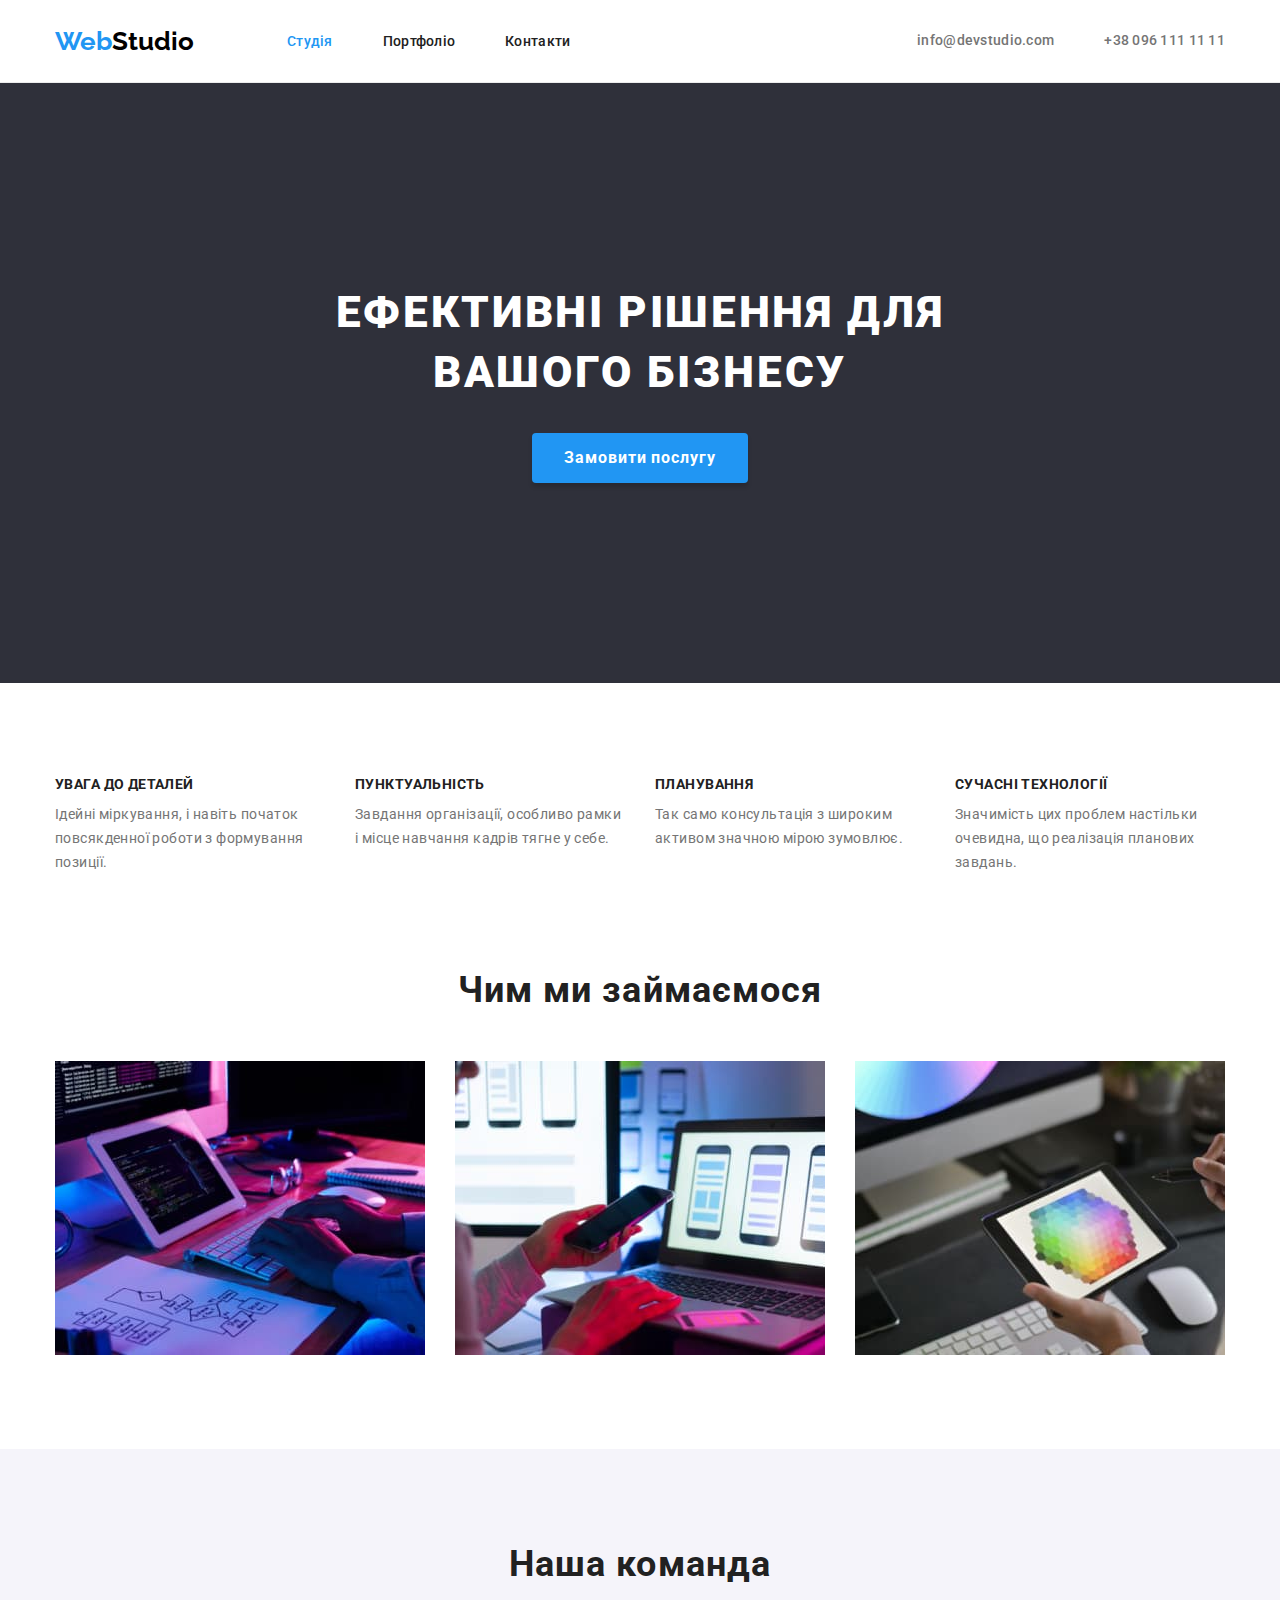
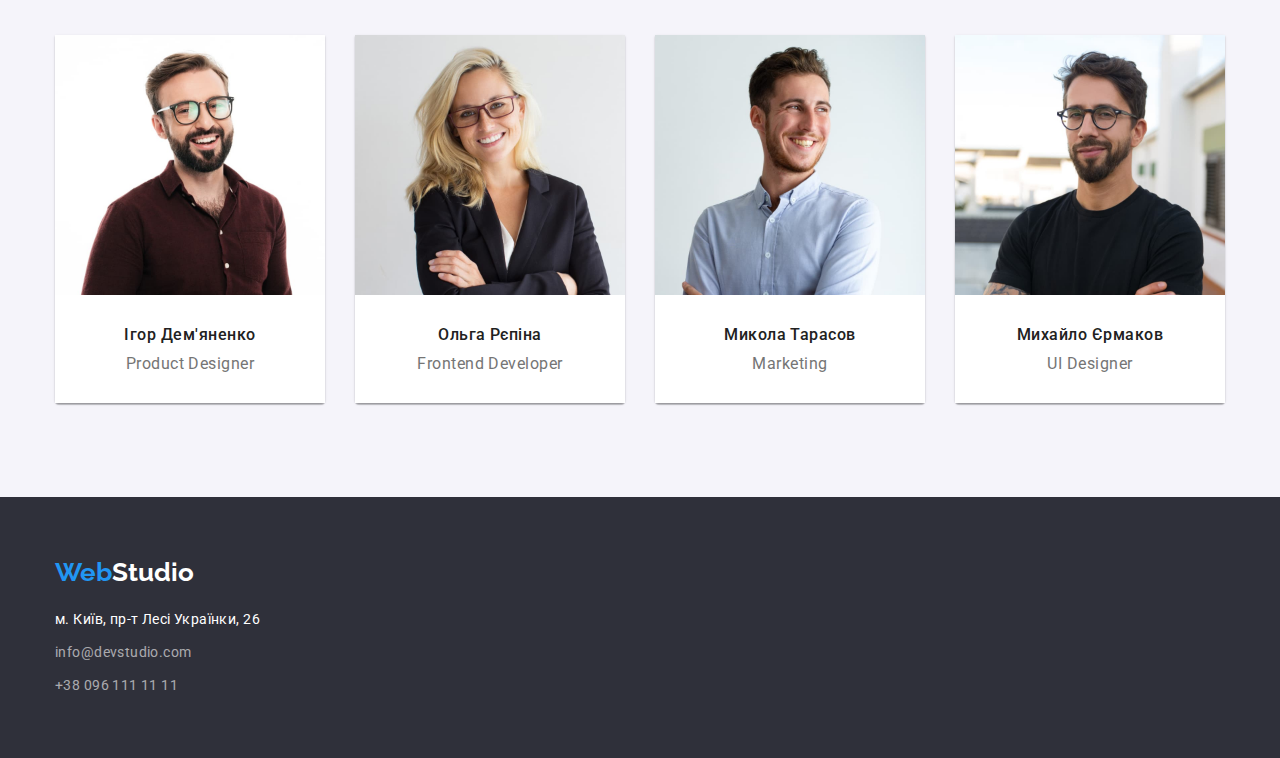
<file: index.html>
<!DOCTYPE html>
<html lang="uk">
  <head>
    <meta charset="UTF-8" />
    <meta http-equiv="X-UA-Compatible" content="IE=edge" />
    <meta name="viewport" content="width=device-width, initial-scale=1.0" />
    <title>goit-markup-hw-03</title>
    <link rel="preconnect" href="https://fonts.googleapis.com" />
    <link rel="preconnect" href="https://fonts.gstatic.com" crossorigin />
    <link
      href="https://fonts.googleapis.com/css2?family=Raleway:wght@700&family=Roboto:wght@400;500;700;900&display=swap"
      rel="stylesheet"
    />
    <link
      rel="stylesheet"
      href="https://cdnjs.cloudflare.com/ajax/libs/modern-normalize/1.1.0/modern-normalize.min.css"
    />
    <link rel="stylesheet" href="./css/styles.css" />
  </head>
  <body>
    <!-- \\\\\\\\\\\\\\\\\\\\\\\\ HEADER ///////////////////////-->
    <header class="header">
      <div class="container transfer">
        <nav class="header-nav">
          <a
            class="header-logo logo"
            href="./index.html"
            lang="en"
            title="company"
            ><span class="logo-half">Web</span>Studio</a
          >
          <ul class="header-list list">
            <li class="header-item">
              <a class="header-link link active" href="">Студія</a>
            </li>
            <li class="header-item">
              <a class="header-link link" href="./portfolio.html">Портфоліо</a>
            </li>
            <li class="header-item header-right-zero">
              <a class="header-link link" href="">Контакти</a>
            </li>
          </ul>
        </nav>
        <!--\\\\\\\\\\\\\\\\\\\\\\\\ Contacts ///////////////////////-->
        <ul class="header-contacts list">
          <li class="header-item-contacts">
            <a class="header-email link" href="mailto:info@devstudio.com"
              >info@devstudio.com</a
            >
          </li>
          <li class="header-item-contacts">
            <a class="header-tel link" href="tel:+380961111111"
              >+38 096 111 11 11</a
            >
          </li>
        </ul>
      </div>
    </header>
    <!--\\\\\\\\\\\\\\\\\\\\\\ HERO ///////////////////////-->
    <main>
      <section class="hero">
        <div class="container">
          <h1 class="hero-title">Ефективні рішення для <br />вашого бізнесу</h1>
          <button class="hero-btn" type="button">Замовити послугу</button>
        </div>
      </section>
      <section class="excellence">
        <h2 class="visually-hidden">Що ми можемо запропонувати</h2>
        <div class="container">
          <ul class="hero-item list">
            <li class="hero-item-list">
              <h3 class="hero-text-title">УВАГА ДО ДЕТАЛЕЙ</h3>
              <p class="hero-text-item">
                Ідейні міркування, і навіть початок повсякденної роботи з
                формування позиції.
              </p>
            </li>
            <li class="hero-item-list">
              <h3 class="hero-text-title">ПУНКТУАЛЬНІСТЬ</h3>
              <p class="hero-text-item">
                Завдання організації, особливо рамки і місце навчання кадрів
                тягне у себе.
              </p>
            </li>
            <li class="hero-item-list">
              <h3 class="hero-text-title">ПЛАНУВАННЯ</h3>
              <p class="hero-text-item">
                Так само консультація з широким активом значною мірою зумовлює.
              </p>
            </li>
            <li class="hero-item-list">
              <h3 class="hero-text-title">СУЧАСНІ ТЕХНОЛОГІЇ</h3>
              <p class="hero-text-item">
                Значимість цих проблем настільки очевидна, що реалізація
                планових завдань.
              </p>
            </li>
          </ul>
        </div>
      </section>
      <!--\\\\\\\\\\\\\\\\\\\\ Work examples ///////////////////////-->
      <section class="hero-example">
        <div class="container">
          <h2 class="hero-example-title">Чим ми займаємося</h2>
          <ul class="hero-example-list list transfer">
            <li class="hero-example-item">
              <img
                src="./images/about-img-1.jpg"
                alt="робочий процесс"
                width="370"
              />
            </li>
            <li class="hero-example-item">
              <img
                src="./images/about-img-2.jpg"
                alt="робочий процесс"
                width="370"
              />
            </li>
            <li class="hero-example-item">
              <img
                src="./images/about-img-3.jpg"
                alt="робочий процесс"
                width="370"
              />
            </li>
          </ul>
        </div>
      </section>
      <!--\\\\\\\\\\\\\\\\\\\\\\ Our team ///////////////////////-->
      <section class="hero-team">
        <div class="container">
          <h2 class="hero-team-title">Наша команда</h2>
          <ul class="hero-team-list transfer list">
            <li class="hero-team-item">
              <a class="hero-team-link" href="">
                <img
                  src="./images/human-1.jpg"
                  alt="наша команда"
                  width="270"
                />
              </a>
              <div class="hero-team-div">
                <h3 class="hero-team-person">Ігор Дем'яненко</h3>
                <p class="hero-team-text" lang="en">Product Designer</p>
              </div>
            </li>
            <li class="hero-team-item">
              <a class="hero-team-link" href="">
                <img
                  src="./images/human-2.jpg"
                  alt="наша команда"
                  width="270"
                />
              </a>
              <div class="hero-team-div">
                <h3 class="hero-team-person">Ольга Рєпіна</h3>
                <p class="hero-team-text" lang="en">Frontend Developer</p>
              </div>
            </li>
            <li class="hero-team-item">
              <a class="hero-team-link" href="">
                <img
                  src="./images/human-3.jpg"
                  alt="наша команда"
                  width="270"
                />
              </a>
              <div class="hero-team-div">
                <h3 class="hero-team-person">Микола Тарасов</h3>
                <p class="hero-team-text" lang="en">Marketing</p>
              </div>
            </li>
            <li class="hero-team-item">
              <a class="hero-team-link" href="">
                <img
                  src="./images/human-4.jpg"
                  alt="наша команда"
                  width="270"
                />
              </a>
              <div class="hero-team-div">
                <h3 class="hero-team-person">Михайло Єрмаков</h3>
                <p class="hero-team-text" lang="en">UI Designer</p>
              </div>
            </li>
          </ul>
        </div>
      </section>
    </main>
    <!--\\\\\\\\\\\\\\\\\\\\\\\\ FOOTER ///////////////////////-->
    <footer class="footer">
      <div class="container">
        <a
          class="footer-logo link"
          href="https://google.com"
          lang="en"
          title="company"
          ><span class="logo-half">Web</span>Studio</a
        >
        <!--\\\\\\\\\\\\\\\\ Adress and contacts ///////////////-->
        <address class="footer-contacts">
          <ul class="footer-contacts-list list">
            <li class="footer-contacts-item">
              <a
                class="footer-contacts-map link"
                href="https://goo.gl/maps/Gf49MRzDEagu2Mww9"
                target="_blank"
                title="company"
                rel="noopener noreferrer"
                >м. Київ, пр-т Лесі Українки, 26</a
              >
            </li>
            <li class="footer-contacts-item">
              <a
                class="footer-contacts-link link"
                href="mailto:info@devstudio.com"
                >info@devstudio.com</a
              >
            </li>
            <li class="footer-contacts-item contacts-margin-zero">
              <a class="footer-contacts-link link" href="tel:+380961111111"
                >+38 096 111 11 11</a
              >
            </li>
          </ul>
        </address>
      </div>
    </footer>
  </body>
</html>
</file>
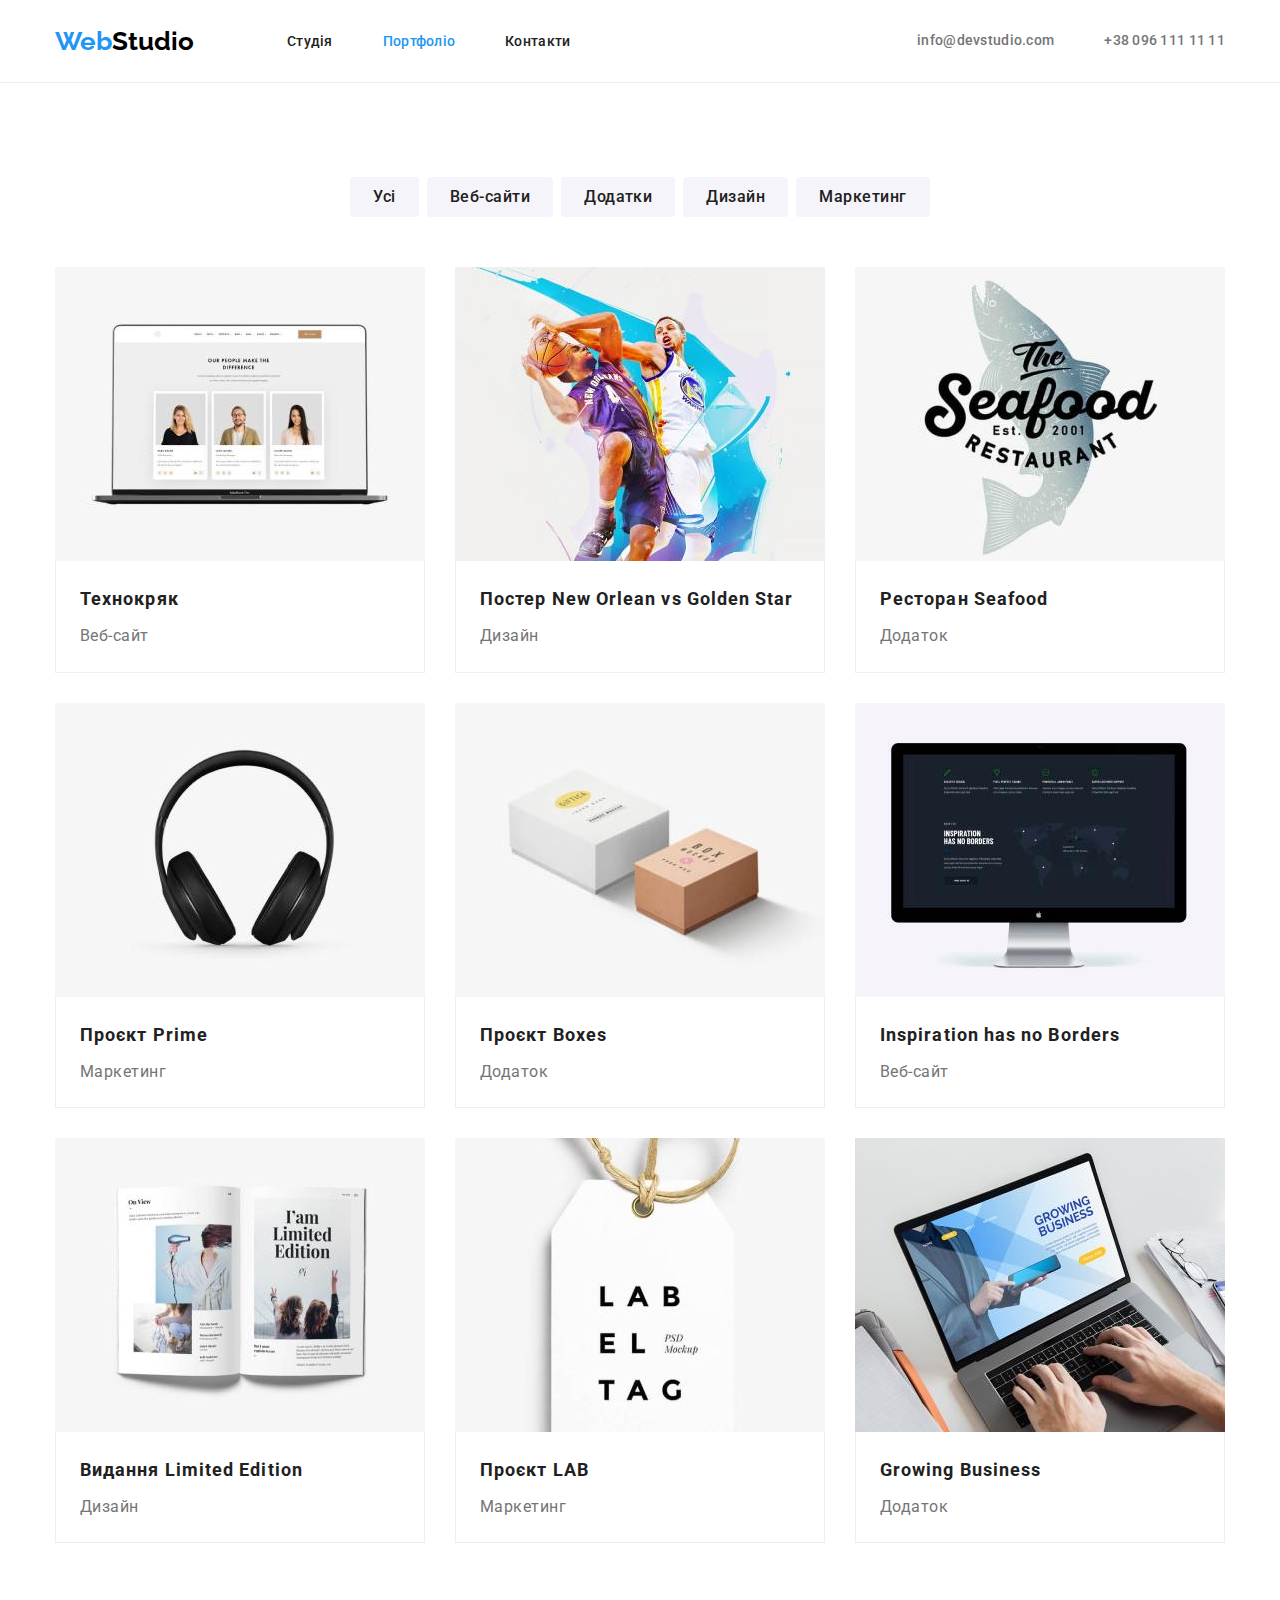
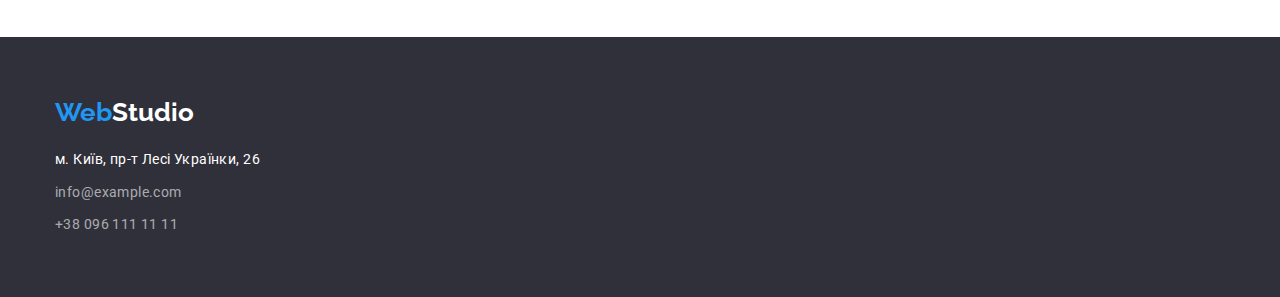
<file: portfolio.html>
<!DOCTYPE html>
<html lang="uk">
  <head>
    <meta charset="UTF-8" />
    <meta http-equiv="X-UA-Compatible" content="IE=edge" />
    <meta name="viewport" content="width=device-width, initial-scale=1.0" />
    <title>goit-markup-hw-03</title>
    <link rel="preconnect" href="https://fonts.googleapis.com" />
    <link rel="preconnect" href="https://fonts.gstatic.com" crossorigin />
    <link
      href="https://fonts.googleapis.com/css2?family=Raleway:wght@700&family=Roboto:wght@400;500;700;900&display=swap"
      rel="stylesheet"
    />
    <link
      rel="stylesheet"
      href="https://cdnjs.cloudflare.com/ajax/libs/modern-normalize/1.1.0/modern-normalize.min.css"
    />
    <link rel="stylesheet" href="./css/styles.css" />
  </head>
  <body>
    <!-- \\\\\\\\\\\\\\\\\\\\\\\\ HEADER ///////////////////-->
    <header class="header">
      <div class="container transfer">
        <nav class="header-nav">
          <a
            class="header-logo logo"
            href="./index.html"
            lang="en"
            title="company"
            ><span class="logo-half">Web</span>Studio</a
          >
          <ul class="header-list list">
            <li class="header-item">
              <a class="header-link link" href="">Студія</a>
            </li>
            <li class="header-item">
              <a class="header-link link active" href="">Портфоліо</a>
            </li>
            <li class="header-item">
              <a class="header-link link" href="">Контакти</a>
            </li>
          </ul>
        </nav>
        <!--\\\\\\\\\\\\\\\\\\\\\ Contacts //////////////////-->
        <ul class="header-contacts list">
          <li class="header-item-contacts">
            <a class="header-email link" href="mailto:info@devstudio.com"
              >info@devstudio.com</a
            >
          </li>
          <li class="header-item-contacts">
            <a class="header-tel link" href="tel:+380961111111"
              >+38 096 111 11 11</a
            >
          </li>
        </ul>
      </div>
    </header>
    <!--\\\\\\\\\\\\\\\\\\\\\\\\ HERO //////////////////-->
    <main>
      <section class="portfolio">
        <div class="container">
          <h1 class="visually-hidden">Фільтри</h1>
          <ul class="filter-list-btm list">
            <li class="filter-item">
              <button class="filter-btn" type="button">Усі</button>
            </li>
            <li class="filter-item">
              <button class="filter-btn" type="button">Веб-сайти</button>
            </li>
            <li class="filter-item">
              <button class="filter-btn" type="button">Додатки</button>
            </li>
            <li class="filter-item">
              <button class="filter-btn" type="button">Дизайн</button>
            </li>
            <li class="filter-item">
              <button class="filter-btn" type="button">Маркетинг</button>
            </li>
          </ul>
        </div>
        <!--\\\\\\\\\\\\\\\\\\\\\\\\ Portfolio //////////////////-->
        <div class="container">
          <h2 class="visually-hidden">Портфоліо.Види робіт</h2>
          <ul class="portfolio-list list">
            <li class="portfolio-examples">
              <a class="portfolio-link" href=""
                ><img
                  src="./images/portfolio-1.jpg"
                  alt="Технокряк"
                  width="370"
              /></a>
              <div class="div-title">
                <h3 class="examples-title">Технокряк</h3>
                <p class="portfolio-text">Веб-сайт</p>
              </div>
            </li>
            <li class="portfolio-examples">
              <a class="portfolio-link" href=""
                ><img
                  src="./images/portfolio-2.jpg"
                  alt="Постер NO vs GS"
                  width="370"
              /></a>
              <div class="div-title">
                <h3 class="examples-title" lang="en">
                  Постер New Orlean vs Golden Star
                </h3>
                <p class="portfolio-text">Дизайн</p>
              </div>
            </li>
            <li class="portfolio-examples">
              <a class="portfolio-link" href=""
                ><img
                  src="./images/portfolio-3.jpg"
                  alt="Ресторан Seafood"
                  width="370"
              /></a>
              <div class="div-title">
                <h3 class="examples-title" lang="en">Ресторан Seafood</h3>
                <p class="portfolio-text">Додаток</p>
              </div>
            </li>
            <li class="portfolio-examples">
              <a class="portfolio-link" href=""
                ><img
                  src="./images/portfolio-4.jpg"
                  alt="Проєкт Prime"
                  width="370"
              /></a>
              <div class="div-title">
                <h3 class="examples-title" lang="en">Проєкт Prime</h3>
                <p class="portfolio-text">Маркетинг</p>
              </div>
            </li>
            <li class="portfolio-examples">
              <a class="portfolio-link" href=""
                ><img
                  src="./images/portfolio-5.jpg"
                  alt="Проєкт Boxes"
                  width="370"
              /></a>
              <div class="div-title">
                <h3 class="examples-title" lang="en">Проєкт Boxes</h3>
                <p class="portfolio-text">Додаток</p>
              </div>
            </li>
            <li class="portfolio-examples">
              <a class="portfolio-link" href=""
                ><img
                  src="./images/portfolio-6.jpg"
                  alt="Inspiration has no Borders"
                  width="370"
              /></a>
              <div class="div-title">
                <h3 class="examples-title" lang="en">
                  Inspiration has no Borders
                </h3>
                <p class="portfolio-text">Веб-сайт</p>
              </div>
            </li>
            <li class="portfolio-examples">
              <a class="portfolio-link" href=""
                ><img
                  src="./images/portfolio-7.jpg"
                  alt="Видання Limited Edition"
                  width="370"
              /></a>
              <div class="div-title">
                <h3 class="examples-title" lang="en">
                  Видання Limited Edition
                </h3>
                <p class="portfolio-text">Дизайн</p>
              </div>
            </li>
            <li class="portfolio-examples">
              <a class="portfolio-link" href=""
                ><img
                  src="./images/portfolio-8.jpg"
                  alt="Проєкт LAB"
                  width="370"
              /></a>
              <div class="div-title">
                <h3 class="examples-title" lang="en">Проєкт LAB</h3>
                <p class="portfolio-text">Маркетинг</p>
              </div>
            </li>
            <li class="portfolio-examples">
              <a class="portfolio-link" href=""
                ><img
                  src="./images/portfolio-9.jpg"
                  alt="Growing Business"
                  width="370"
              /></a>
              <div class="div-title">
                <h3 class="examples-title" lang="en">Growing Business</h3>
                <p class="portfolio-text">Додаток</p>
              </div>
            </li>
          </ul>
        </div>
      </section>
    </main>
    <!--\\\\\\\\\\\\\\\\\\\\\\\\ FOOTER //////////////////-->
    <footer class="footer">
      <div class="container">
        <a
          class="footer-logo link"
          href="https://google.com"
          lang="en"
          title="company"
          ><span class="logo-half">Web</span>Studio</a
        >
        <!--\\\\\\\\\\\\\\\ Adress and contacts /////////////-->
        <address class="footer-contacts">
          <ul class="footer-contacts-list list">
            <li class="footer-contacts-item">
              <a
                class="footer-contacts-map link"
                href="https://goo.gl/maps/Gf49MRzDEagu2Mww9"
                target="_blank"
                title="company"
                rel="noopener noreferrer"
                >м. Київ, пр-т Лесі Українки, 26</a
              >
            </li>
            <li class="footer-contacts-item">
              <a
                class="footer-contacts-link link"
                href="mailto:info@example.com"
                >info@example.com</a
              >
            </li>
            <li class="footer-contacts-item contacts-margin-zero">
              <a class="footer-contacts-link link" href="tel:+380961111111"
                >+38 096 111 11 11</a
              >
            </li>
          </ul>
        </address>
      </div>
    </footer>
  </body>
</html>
</file>
<file: css/styles.css>
html {
  box-sizing: border-box;
}

*,
*::before,
*::after {
  box-sizing: inherit;
}
:root {
  --paragraph-text-color: #757575;
  --title-text-color: #212121;
  --filter-btn-color: #212121;
  --filter-btn-bg: #f5f4fa;
  --aсcent-color: #2196f3;
  --logo-white-color: #ffffff;
  --logo-blue-color: #2196f3;
  --logo-black-color: #000000;
  --btn-white-color: #ffffff;
  --hero-bg-color: #2f303a;
  --bg-color: #ffffff;
  --footer-contacts-color: rgba(255, 255, 255, 0.6);
  --footer-contacts-map: #ffffff;
  --header-contact-color: #757575;
  --hero-title-color: #ffffff;
  --footer-bg-color: #2f303a;
  --hero-team-bg-color: #f5f4fa;
}

p,
h1,
h2,
h3,
h4,
h5,
h6 {
  margin: 0;
}

ul,
ol {
  margin: 0;
  padding-left: 0;
  list-style: none;
}

img {
  max-width: 100%;
  height: auto;
  display: block;
}

body {
  font-family: "Roboto", sans-serif;
  background-color: var(--bg-color);
}

.list,
.link,
.logo {
  list-style: none;
  text-decoration: none;
}

.container {
  width: 1200px;
  padding-left: 15px;
  padding-right: 15px;
  /* outline: 2px solid tomato; */
  margin: 0 auto;
}
/* -----------------HEADER------------- */

.header {
  background-color: var(--bg-color);
  border-bottom: 1px solid #ececec;
}

.header-nav {
  display: flex;
  align-items: center;
}

.header-logo {
  color: var(--logo-black-color);
  font-family: "Raleway";
  font-weight: 700;
  font-size: 26px;
  line-height: 1.19;
  margin-right: 93px;
  display: block;
}

.logo-half {
  color: var(--logo-blue-color);
}

.header-contacts {
  display: flex;
  align-items: center;
  margin-left: auto;
}

.header-list,
.transfer {
  display: flex;
  align-items: center;
}

.header-item {
  display: block;
  padding-top: 32px;
  padding-bottom: 32px;
}

.header-list .header-item + .header-item {
  margin-left: 50px;
}

/* .header-right-zero {
  margin-right: 0px;
} ещ' один вариант убрать последний марджен правый в лишках*/

.active {
  color: var(--aсcent-color);
}

.header-link {
  font-weight: 500;
  font-size: 14px;
  line-height: 1.14;
  letter-spacing: 0.02em;
  color: var(--title-text-color);
  cursor: pointer;
}

.active,
.header-link:hover,
.header-link:focus {
  color: var(--aсcent-color);
}

.header-email {
  font-weight: 500;
  font-size: 14px;
  line-height: 1.14;
  letter-spacing: 0.02em;
  color: var(--header-contact-color);
  margin-left: 344px;
  display: block;
}

.header-tel {
  font-weight: 500;
  font-size: 14px;
  line-height: 1.14;
  letter-spacing: 0.02em;
  color: var(--header-contact-color);
  margin-left: 50px;
  display: block;
}

.footer-contacts-map:hover,
.footer-contacts-map:focus,
.footer-contacts-link:hover,
.footer-contacts-link:focus,
.header-email:hover,
.header-email:focus,
.header-tel:hover,
.header-tel:focus {
  color: var(--aсcent-color);
}
/* ----------------HERO---------------- */

.hero {
  background-color: var(--hero-bg-color);
  text-align: center;
  padding: 200px 0px 200px 0px;
}

.hero-title {
  font-weight: 900;
  font-size: 44px;
  line-height: 1.36;
  text-align: center;
  letter-spacing: 0.06em;
  text-transform: uppercase;
  color: var(--hero-title-color);
  margin-bottom: 30px;
}

.hero-btn {
  font-family: inherit;
  font-weight: 700;
  font-size: 16px;
  line-height: 1.88;
  letter-spacing: 0.06em;
  color: var(--btn-white-color);
  background: var(--aсcent-color);
  border: transparent;
  box-shadow: 0px 4px 4px rgba(0, 0, 0, 0.15);
  border-radius: 4px;
  padding: 10px 32px;
  margin: 0px auto;
  display: inline-block;
}

.excellence {
  padding: 94px 0px 94px 0px;
}

.visually-hidden {
  position: absolute;
  white-space: nowrap;
  width: 1px;
  height: 1px;
  overflow: hidden;
  border: 0;
  padding: 0;
  clip: rect(0 0 0 0);
  clip-path: inset(50%);
  margin: -1px;
}

.hero-item {
  display: flex;
  align-items: flex-start;
}

.hero-item .hero-item-list + .hero-item-list {
  margin-left: 30px;
}

.hero-text-title {
  font-weight: 700;
  font-size: 14px;
  line-height: 1.14;
  letter-spacing: 0.03em;
  text-transform: uppercase;
  color: var(--title-text-color);
  margin-bottom: 10px;
}

.hero-text-item {
  font-size: 14px;
  line-height: 1.71;
  letter-spacing: 0.03em;
  color: var(--paragraph-text-color);
  width: 270px;
}

/* -----------------Work examples -----------*/

.hero-example {
  padding-bottom: 94px;
}

.hero-example-title {
  font-weight: 700;
  font-size: 36px;
  line-height: 1.17;
  text-align: center;
  letter-spacing: 0.03em;
  color: var(--title-text-color);
  margin-bottom: 50px;
}

.hero-example-list .hero-example-item + .hero-example-item {
  margin-left: 30px;
}

.hero-team {
  background: var(--hero-team-bg-color);
  padding: 94px 0px 94px 0px;
}

.hero-team-title {
  font-weight: 700;
  font-size: 36px;
  line-height: 1.17;
  text-align: center;
  letter-spacing: 0.03em;
  color: var(--title-text-color);
  margin-bottom: 50px;
}

.hero-team-list .hero-team-item + .hero-team-item {
  margin-left: 30px;
}

.hero-team-item {
  box-shadow: 0px 1px 3px rgba(0, 0, 0, 0.12), 0px 1px 1px rgba(0, 0, 0, 0.14),
    0px 2px 1px rgba(0, 0, 0, 0.2);
  border-radius: 0px 0px 4px 4px;
}

.hero-team-div {
  padding: 30px 0px 30px 0px;
  background: var(--btn-white-color);
}

.hero-team-person {
  font-weight: 500;
  font-size: 16px;
  line-height: 1.19;
  text-align: center;
  letter-spacing: 0.03em;
  color: var(--title-text-color);
  margin-bottom: 10px;
}

.hero-team-text {
  font-size: 16px;
  line-height: 1.19;
  text-align: center;
  letter-spacing: 0.03em;
  color: var(--paragraph-text-color);
}

/* ----------------FOOTER--------------- */

.footer {
  background: var(--footer-bg-color);
  padding: 60px 0px 60px 0px;
}

.footer-logo {
  color: var(--logo-white-color);
  font-family: "Raleway";
  font-weight: 700;
  font-size: 26px;
  line-height: 1.19;
  display: inline-flex;
  margin-bottom: 20px;
}

.footer-contacts {
  font-family: inherit;
  font-style: normal;
}

.footer-contacts-map {
  font-size: 14px;
  line-height: 1.71;
  letter-spacing: 0.03em;
  color: var(--footer-contacts-map);
}

.footer-contacts-link {
  font-size: 14px;
  line-height: 1.71;
  letter-spacing: 0.03em;
  color: var(--footer-contacts-color);
}

.footer-contacts-item {
  margin-bottom: 9px;
}

.contacts-margin-zero {
  margin: 0px;
}

/* ----------------PORTFOLIO--------------- */
.portfolio {
  padding: 94px 0px 94px 0px;
}

.filter-btn {
  font-family: inherit;
  font-style: normal;
  font-weight: 500;
  font-size: 16px;
  line-height: 1.63;
  letter-spacing: 0.03em;
  color: var(--filter-btn-color);
  background: var(--filter-btn-bg);
  cursor: pointer;
  border-radius: 4px;
  border: 1px solid transparent;
  padding: 6px 22px;
}

.filter-list-btm {
  display: flex;
  justify-content: center;
  margin-bottom: 50px;
}

.filter-list-btm .filter-item + .filter-item {
  margin-left: 8px;
}

.filter-btn:hover,
.filter-btn:focus {
  font-weight: 500;
  font-size: 16px;
  line-height: 1.63;
  text-align: center;
  letter-spacing: 0.03em;
  color: var(--btn-white-color);
  background: var(--aсcent-color);
}

.examples-title {
  font-weight: 700;
  font-size: 18px;
  line-height: 2;
  letter-spacing: 0.06em;
  color: var(--title-text-color);
  margin-bottom: 4px;
}

.portfolio-list {
  display: flex;
  flex-wrap: wrap;
}

.portfolio-examples {
  width: calc((100% - 60px) / 3);
  margin-right: 30px;
  margin-bottom: 30px;
}

.portfolio-examples:nth-child(3n) {
  margin-right: 0px;
}

.portfolio-examples:nth-last-child(-n + 3) {
  margin-bottom: 0px;
}

.div-title {
  padding: 20px 24px;
  border-left: 1px solid #eeeeee;
  border-bottom: 1px solid #eeeeee;
  border-right: 1px solid #eeeeee;
}

.portfolio-text {
  font-size: 16px;
  line-height: 1.88;
  letter-spacing: 0.03em;
  color: var(--paragraph-text-color);
}
</file>
